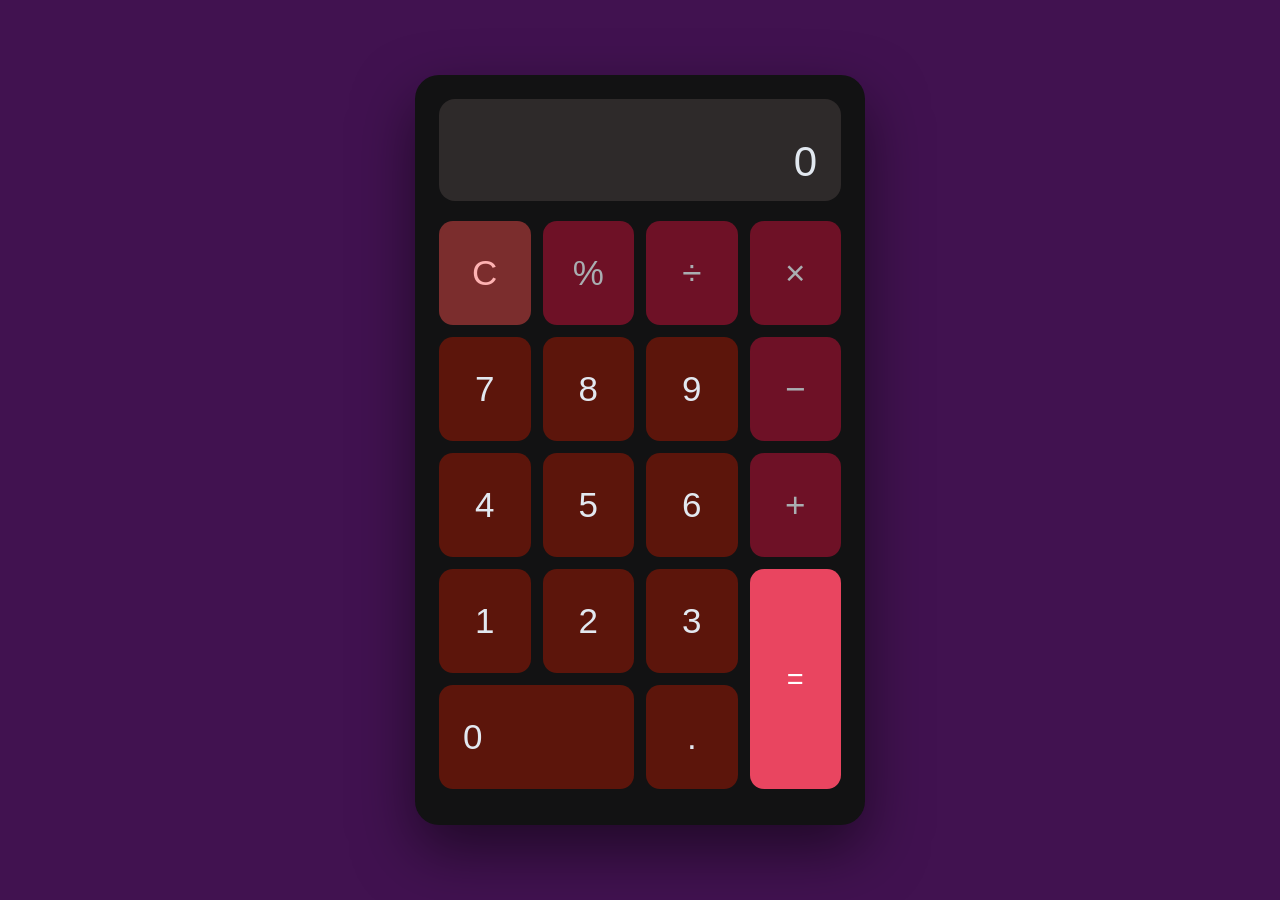
<file: calculator/calc.html>
<!DOCTYPE html>
<html lang="en">
  <head>
    <meta charset="UTF-8" />
    <meta name="viewport" content="width=device-width, initial-scale=1.0" />
    <title>Calculator</title>
    <link rel="stylesheet" href="calc.css" />
  </head>
  <body>
    <div class="calculator">
      <div class="display">
        <div class="expression" id="expression"></div>
        <div class="result" id="result">0</div>
      </div>
      <div class="buttons">
        <button class="btn btn-clear" id="clearBtn">C</button>
        <button class="btn btn-operator" data-value="%">%</button>
        <button class="btn btn-operator" data-value="/">÷</button>
        <button class="btn btn-operator" data-value="*">×</button>

        <button class="btn btn-number" data-value="7">7</button>
        <button class="btn btn-number" data-value="8">8</button>
        <button class="btn btn-number" data-value="9">9</button>
        <button class="btn btn-operator" data-value="-">−</button>

        <button class="btn btn-number" data-value="4">4</button>
        <button class="btn btn-number" data-value="5">5</button>
        <button class="btn btn-number" data-value="6">6</button>
        <button class="btn btn-operator" data-value="+">+</button>

        <button class="btn btn-number" data-value="1">1</button>
        <button class="btn btn-number" data-value="2">2</button>
        <button class="btn btn-number" data-value="3">3</button>
        <button class="btn btn-equals" id="equalsBtn">=</button>

        <button class="btn btn-number btn-zero" data-value="0">0</button>
        <button class="btn btn-number" data-value=".">.</button>
      </div>
    </div>
    <script src="calc.js"></script>
  </body>
</html>
</file>
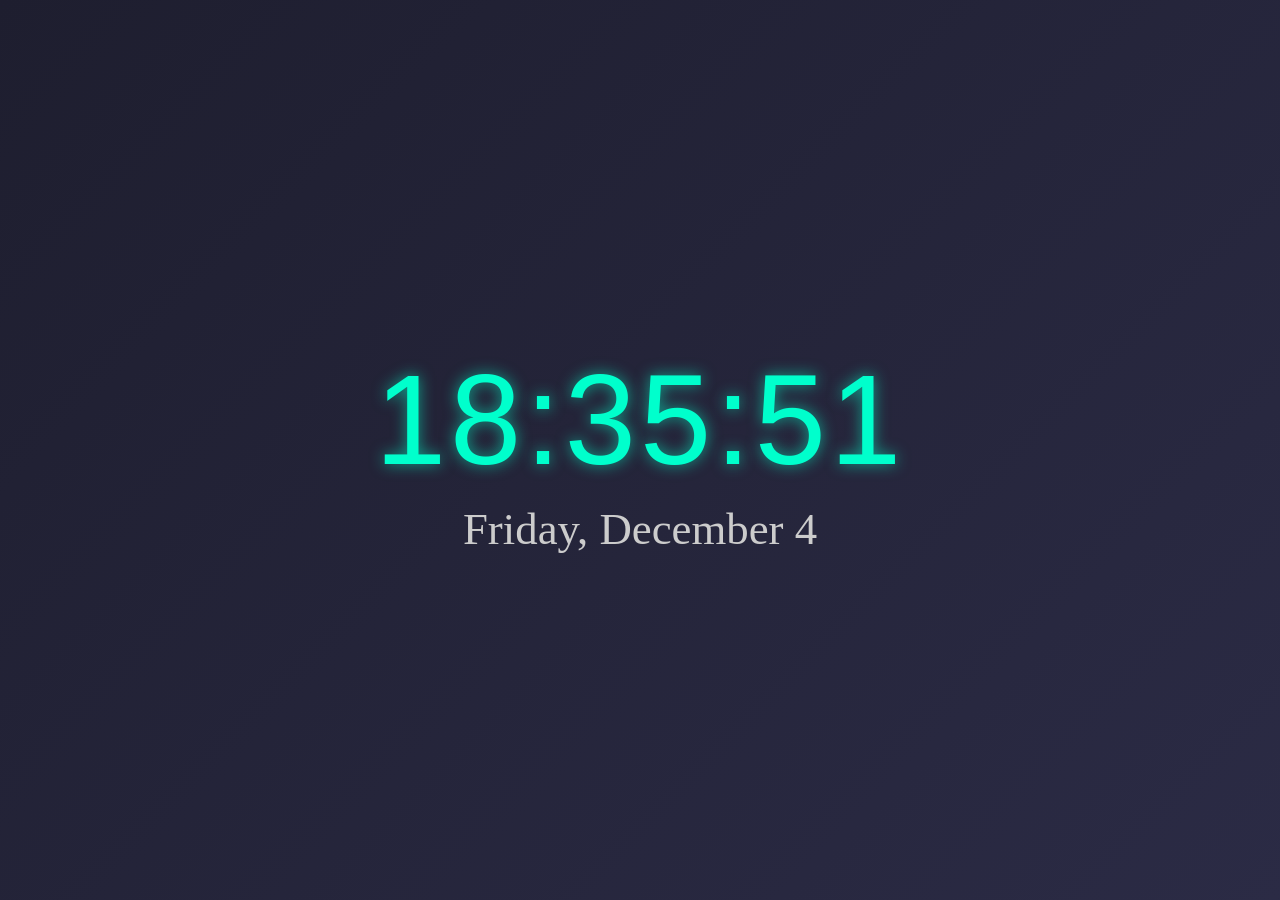
<file: digital clock/clock.html>
<!DOCTYPE html>
<html lang="en">
<head>
  <meta charset="UTF-8">
  <title>Digital Clock</title>
  <link rel="stylesheet" href="clock.css">
</head>
<body>
  <div class="clock-container">
    <div id="clock">00:00:00</div>
    <div id="date">Monday, January 1</div>
  </div>
  <script src="clock.js"></script>
</body>
</html>
</file>
<file: calculator/calc.css>
* {
  margin: 0;       
  padding: 0;      

  box-sizing: border-box;
  
}



body {
  min-height: 100vh;
  display: flex;
  align-items: center;
  justify-content: center;
  background-color: #411250;
  font-family: 'Segoe UI', sans-serif;
  
}
.calculator {
  background-color: #121213;  
  border-radius: 24px;
  padding: 24px;
  width: 450px;
  box-shadow: 0 25px 60px rgba(0, 0, 0, 0.5);
  height:750px
}
.display {
  background-color: #2e2a2a;  
  border-radius: 16px;        
  padding: 20px 24px 16px;
  margin-bottom: 20px;
  min-height: 100px;
  display: flex;
  flex-direction: column;
  align-items: flex-end;
  justify-content: flex-end;
  overflow: hidden;
  
}
.expression {
  font-size: 28px;            
  color: #7a8faf;             
  min-height: 20px;           
  word-break: break-all;      
  text-align: right;          
}
.result {
  font-size: 42px;            
  font-weight: 300;           
  color: #e2e8f0;             
  word-break: break-all;      
  text-align: right;
  line-height: 1.1;
  
}
.buttons {
  display: grid;
  grid-template-columns: repeat(4, 1fr);
  gap: 12px;
  
}
.btn {
  border: none;
  border-radius: 14px;        
  padding: 32px 0;
  font-size: 35px;            
  font-weight: 500;           
  cursor: pointer;
  transition: transform 0.08s ease, filter 0.08s ease;
  
}

.btn:active {
  transform: scale(0.93);
  filter: brightness(1.2);
  
}

.btn-number {
  background-color: #5c150b;  
  color: #e2e8f0;             
}

.btn-number:hover {
  background-color: #811852;
}
.btn-operator {
  background-color: #6e1126;  
  color: #a9aeb1;             
}

.btn-operator:hover {
  background-color: #d1367e;  
}
.btn-clear {
  background-color: #7b2d2d;  
  color: #feb2b2;             
}

.btn-clear:hover {
  background-color: #922f2f;
}
.btn-equals {
  background-color: #e94560;  
  color: #fff;                
  font-size: 29px;            
  grid-row: span 2;
  border-radius: 14px;        
}

.btn-equals:hover {
  background-color: #ff5577;
}
.btn-zero {
  grid-column: span 2;
   text-align: left;           
  padding-left: 24px;         
}
</file>
<file: digital clock/clock.css>
* {
  margin: 0;
  padding: 0;
  box-sizing: border-box;
}

body {
  height: 100vh;
  display: flex;
  justify-content: center;
  align-items: center;
  background: linear-gradient(135deg, #1e1e2f, #2b2b45);
  font-family: 'Segoe UI', Arial, sans-serif;
}

.clock-container {
  text-align: center;
  background:none;
  padding: 0;
  
}

#clock {
  font-size: 8rem;
  color: #00ffcc;
  letter-spacing: 4px;
  text-shadow: 0 0 15px rgba(0, 255, 204, 0.6);
}

#date {
  margin-top: 10px;
  font-size: 2.8rem;
  color: #cccccc;
  font-family:'Playfair Display', serif;
}
</file>
